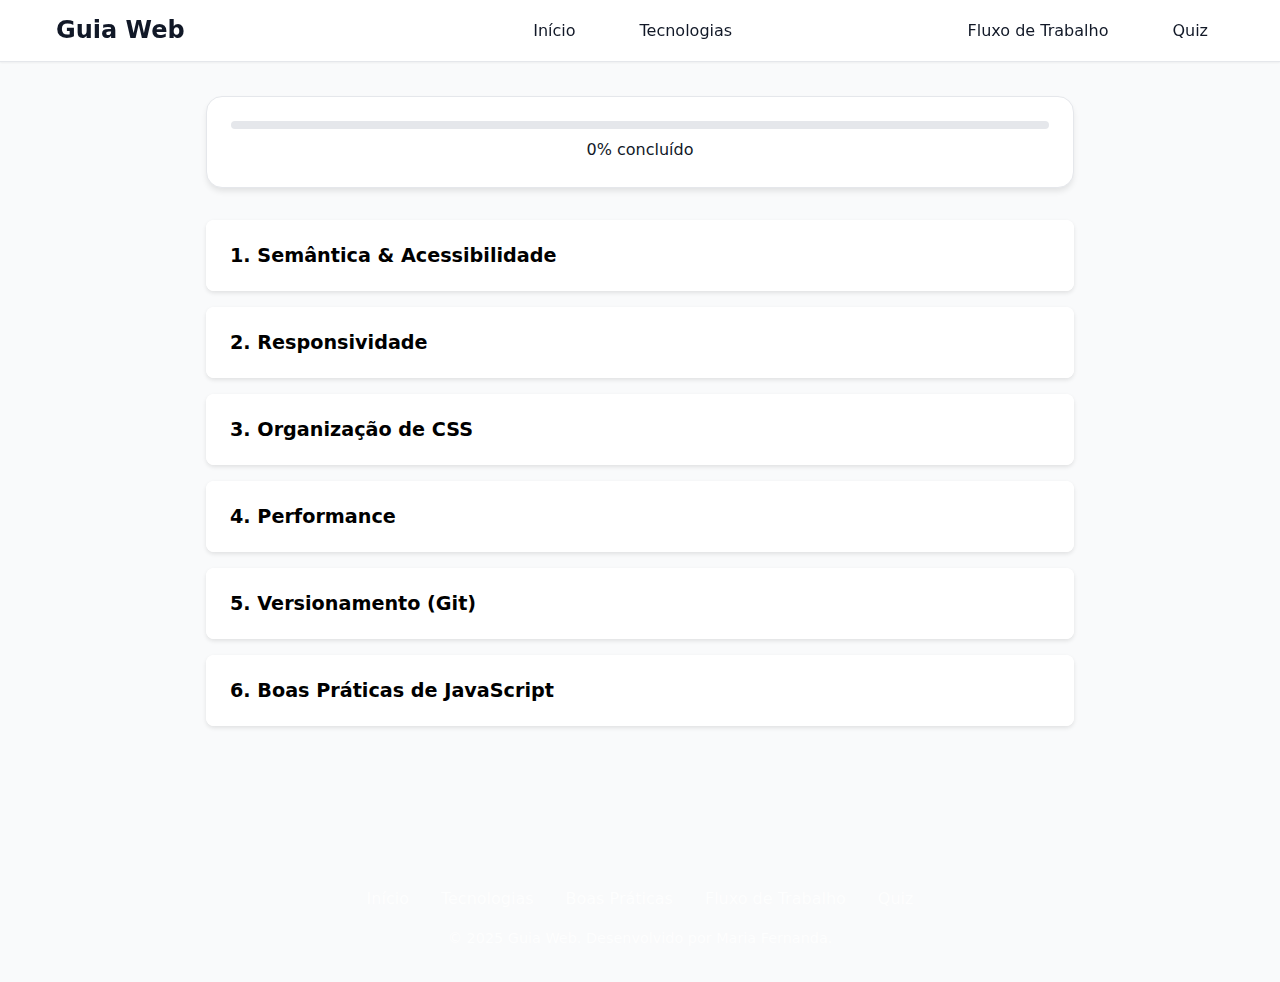
<file: boas-praticas.html>
<!DOCTYPE html>
<html lang="pt-BR">
<head>
    <meta charset="UTF-8">
    <meta name="viewport" content="width=device-width, initial-scale=1.0">
    <meta name="description" content="Guia de boas práticas para desenvolvimento web moderno">
    <title>Boas Práticas - Guia Web</title>
    <link rel="stylesheet" href="css/styles.css">
</head>
<body>
    <header class="main-header">
        <div class="header-container">
            <a href="index.html" class="logo" aria-label="Página Inicial do Guia Web">
                <h1>Guia Web</h1>
            </a>
            
            <button class="menu-toggle" aria-label="Abrir menu de navegação" aria-expanded="false" aria-controls="main-nav">
                <span class="hamburger"></span>
            </button>

            <nav id="main-nav" class="main-nav" aria-label="Menu principal">
                <ul>
                    <li><a href="index.html">Início</a></li>
                    <li><a href="tecnologias.html">Tecnologias</a></li>
                    <li><a href="boas-praticas.html" aria-current="page">Boas Práticas</a></li>
                    <li><a href="fluxo.html">Fluxo de Trabalho</a></li>
                    <li><a href="quiz.html">Quiz</a></li>
                </ul>
            </nav>
        </div>
    </header>

    <main class="practices-main">
        <div class="progress-container" aria-label="Progresso geral">
            <div class="progress-bar">
                <div class="progress-fill" style="width: 0%"></div>
            </div>
            <p class="progress-text">0% concluído</p>
        </div>

        <div class="accordion">
            <!-- Semântica & Acessibilidade -->
            <div class="accordion-item">
                <button class="accordion-header" aria-expanded="false" aria-controls="section-1">
                    <h2>1. Semântica & Acessibilidade</h2>
                    <span class="accordion-icon" aria-hidden="true"></span>
                </button>
                <div id="section-1" class="accordion-content" hidden>
                    <div class="content-wrapper">
                        <ul class="practice-list">
                            <li>Use tags HTML5 semânticas para estruturar seu conteúdo adequadamente</li>
                            <li>Adicione atributos ARIA quando necessário para melhorar a acessibilidade</li>
                            <li>Mantenha uma hierarquia clara de títulos (h1-h6)</li>
                            <li>Forneça textos alternativos descritivos para imagens</li>
                        </ul>

                        <div class="code-example">
                            <pre><code>&lt;header role="banner"&gt;
  &lt;nav role="navigation" aria-label="Menu principal"&gt;
    &lt;!-- Navegação aqui --&gt;
  &lt;/nav&gt;
&lt;/header&gt;
&lt;main role="main"&gt;
  &lt;article&gt;
    &lt;h1&gt;Título Principal&lt;/h1&gt;
    &lt;img src="foto.jpg" alt="Descrição detalhada da imagem"&gt;
  &lt;/article&gt;
&lt;/main&gt;</code></pre>
                        </div>

                        <div class="checklist">
                            <h3>Sua Checklist:</h3>
                            <label class="checkbox-item">
                                <input type="checkbox" name="semantic-1">
                                <span>Utilizei tags semânticas HTML5</span>
                            </label>
                            <label class="checkbox-item">
                                <input type="checkbox" name="semantic-2">
                                <span>Adicionei atributos ARIA necessários</span>
                            </label>
                            <label class="checkbox-item">
                                <input type="checkbox" name="semantic-3">
                                <span>Mantive hierarquia de títulos correta</span>
                            </label>
                            <label class="checkbox-item">
                                <input type="checkbox" name="semantic-4">
                                <span>Adicionei alt text em todas as imagens</span>
                            </label>
                        </div>
                    </div>
                </div>
            </div>

            <!-- Responsividade -->
            <div class="accordion-item">
                <button class="accordion-header" aria-expanded="false" aria-controls="section-2">
                    <h2>2. Responsividade</h2>
                    <span class="accordion-icon" aria-hidden="true"></span>
                </button>
                <div id="section-2" class="accordion-content" hidden>
                    <div class="content-wrapper">
                        <ul class="practice-list">
                            <li>Utilize unidades relativas (rem, em, %) em vez de pixels fixos</li>
                            <li>Implemente um design mobile-first</li>
                            <li>Use media queries para ajustar o layout em diferentes breakpoints</li>
                            <li>Garanta que imagens são responsivas e otimizadas</li>
                        </ul>

                        <div class="code-example">
                            <pre><code>/* Abordagem Mobile First */
.container {
  width: 100%;
  padding: 1rem;
}

/* Tablet e acima */
@media (min-width: 768px) {
  .container {
    max-width: 750px;
    margin: 0 auto;
  }
}

/* Desktop */
@media (min-width: 1024px) {
  .container {
    max-width: 1140px;
  }
}</code></pre>
                        </div>

                        <div class="checklist">
                            <h3>Sua Checklist:</h3>
                            <label class="checkbox-item">
                                <input type="checkbox" name="responsive-1">
                                <span>Implementei design mobile-first</span>
                            </label>
                            <label class="checkbox-item">
                                <input type="checkbox" name="responsive-2">
                                <span>Usei unidades relativas</span>
                            </label>
                            <label class="checkbox-item">
                                <input type="checkbox" name="responsive-3">
                                <span>Adicionei media queries adequadas</span>
                            </label>
                            <label class="checkbox-item">
                                <input type="checkbox" name="responsive-4">
                                <span>Otimizei imagens responsivas</span>
                            </label>
                        </div>
                    </div>
                </div>
            </div>

            <!-- Organização de CSS -->
            <div class="accordion-item">
                <button class="accordion-header" aria-expanded="false" aria-controls="section-3">
                    <h2>3. Organização de CSS</h2>
                    <span class="accordion-icon" aria-hidden="true"></span>
                </button>
                <div id="section-3" class="accordion-content" hidden>
                    <div class="content-wrapper">
                        <ul class="practice-list">
                            <li>Use uma metodologia de nomenclatura (BEM, SMACSS, etc)</li>
                            <li>Organize o CSS por componentes</li>
                            <li>Evite especificidade excessiva de seletores</li>
                            <li>Mantenha a consistência usando variáveis CSS</li>
                        </ul>

                        <div class="code-example">
                            <pre><code>/* Variáveis CSS */
:root {
  --primary-color: #3498db;
  --spacing-unit: 1rem;
}

/* Componente usando BEM */
.card {
  padding: var(--spacing-unit);
}

.card__title {
  color: var(--primary-color);
}

.card__button--primary {
  background: var(--primary-color);
}</code></pre>
                        </div>

                        <div class="checklist">
                            <h3>Sua Checklist:</h3>
                            <label class="checkbox-item">
                                <input type="checkbox" name="css-1">
                                <span>Adotei metodologia de nomenclatura</span>
                            </label>
                            <label class="checkbox-item">
                                <input type="checkbox" name="css-2">
                                <span>Organizei CSS por componentes</span>
                            </label>
                            <label class="checkbox-item">
                                <input type="checkbox" name="css-3">
                                <span>Evitei especificidade excessiva</span>
                            </label>
                            <label class="checkbox-item">
                                <input type="checkbox" name="css-4">
                                <span>Usei variáveis CSS</span>
                            </label>
                        </div>
                    </div>
                </div>
            </div>

            <!-- Performance -->
            <div class="accordion-item">
                <button class="accordion-header" aria-expanded="false" aria-controls="section-4">
                    <h2>4. Performance</h2>
                    <span class="accordion-icon" aria-hidden="true"></span>
                </button>
                <div id="section-4" class="accordion-content" hidden>
                    <div class="content-wrapper">
                        <ul class="practice-list">
                            <li>Otimize e comprima imagens</li>
                            <li>Minimize requisições HTTP</li>
                            <li>Use lazy loading para imagens e conteúdo</li>
                            <li>Minimize e comprima arquivos CSS/JS</li>
                        </ul>

                        <div class="code-example">
                            <pre><code>&lt;!-- Lazy loading de imagens --&gt;
&lt;img 
  src="placeholder.jpg"
  data-src="imagem-real.jpg"
  loading="lazy"
  alt="Descrição"
&gt;

&lt;!-- Preload de recursos críticos --&gt;
&lt;link 
  rel="preload" 
  href="estilo-critico.css" 
  as="style"
&gt;</code></pre>
                        </div>

                        <div class="checklist">
                            <h3>Sua Checklist:</h3>
                            <label class="checkbox-item">
                                <input type="checkbox" name="perf-1">
                                <span>Otimizei todas as imagens</span>
                            </label>
                            <label class="checkbox-item">
                                <input type="checkbox" name="perf-2">
                                <span>Minimizei requisições HTTP</span>
                            </label>
                            <label class="checkbox-item">
                                <input type="checkbox" name="perf-3">
                                <span>Implementei lazy loading</span>
                            </label>
                            <label class="checkbox-item">
                                <input type="checkbox" name="perf-4">
                                <span>Comprimi arquivos estáticos</span>
                            </label>
                        </div>
                    </div>
                </div>
            </div>

            <!-- Git -->
            <div class="accordion-item">
                <button class="accordion-header" aria-expanded="false" aria-controls="section-5">
                    <h2>5. Versionamento (Git)</h2>
                    <span class="accordion-icon" aria-hidden="true"></span>
                </button>
                <div id="section-5" class="accordion-content" hidden>
                    <div class="content-wrapper">
                        <ul class="practice-list">
                            <li>Use mensagens de commit descritivas e padronizadas</li>
                            <li>Crie branches para novas features</li>
                            <li>Faça commits pequenos e frequentes</li>
                            <li>Mantenha o repositório organizado com .gitignore</li>
                        </ul>

                        <div class="code-example">
                            <pre><code># Boas mensagens de commit
feat: adiciona funcionalidade de login
fix: corrige bug no formulário de contato
docs: atualiza README com novas instruções

# .gitignore básico
node_modules/
.env
.DS_Store
*.log</code></pre>
                        </div>

                        <div class="checklist">
                            <h3>Sua Checklist:</h3>
                            <label class="checkbox-item">
                                <input type="checkbox" name="git-1">
                                <span>Padronizei mensagens de commit</span>
                            </label>
                            <label class="checkbox-item">
                                <input type="checkbox" name="git-2">
                                <span>Uso branches para features</span>
                            </label>
                            <label class="checkbox-item">
                                <input type="checkbox" name="git-3">
                                <span>Faço commits frequentes</span>
                            </label>
                            <label class="checkbox-item">
                                <input type="checkbox" name="git-4">
                                <span>Configurei .gitignore</span>
                            </label>
                        </div>
                    </div>
                </div>
            </div>

            <!-- JavaScript -->
            <div class="accordion-item">
                <button class="accordion-header" aria-expanded="false" aria-controls="section-6">
                    <h2>6. Boas Práticas de JavaScript</h2>
                    <span class="accordion-icon" aria-hidden="true"></span>
                </button>
                <div id="section-6" class="accordion-content" hidden>
                    <div class="content-wrapper">
                        <ul class="practice-list">
                            <li>Use const e let em vez de var</li>
                            <li>Implemente tratamento de erros adequado</li>
                            <li>Evite poluição do escopo global</li>
                            <li>Prefira funções puras e imutabilidade</li>
                        </ul>

                        <div class="code-example">
                            <pre><code>// Módulo com escopo isolado
const FormValidation = (() => {
  const validateEmail = (email) => {
    try {
      return email.match(/^[^\s@]+@[^\s@]+\.[^\s@]+$/);
    } catch (error) {
      console.error('Erro na validação:', error);
      return false;
    }
  };

  return { validateEmail };
})();</code></pre>
                        </div>

                        <div class="checklist">
                            <h3>Sua Checklist:</h3>
                            <label class="checkbox-item">
                                <input type="checkbox" name="js-1">
                                <span>Uso const/let apropriadamente</span>
                            </label>
                            <label class="checkbox-item">
                                <input type="checkbox" name="js-2">
                                <span>Implementei try/catch</span>
                            </label>
                            <label class="checkbox-item">
                                <input type="checkbox" name="js-3">
                                <span>Evito variáveis globais</span>
                            </label>
                            <label class="checkbox-item">
                                <input type="checkbox" name="js-4">
                                <span>Uso funções puras</span>
                            </label>
                        </div>
                    </div>
                </div>
            </div>
        </div>
    </main>

    <footer class="main-footer">
        <nav class="footer-nav" aria-label="Menu do rodapé">
            <ul>
                <li><a href="index.html">Início</a></li>
                <li><a href="tecnologias.html">Tecnologias</a></li>
                <li><a href="boas-praticas.html">Boas Práticas</a></li>
                <li><a href="fluxo.html">Fluxo de Trabalho</a></li>
                <li><a href="quiz.html">Quiz</a></li>
            </ul>
        </nav>
        <p class="credits">&copy; 2025 Guia Web. Desenvolvido por Maria Fernanda.</p>
    </footer>

    <script src="js/app.js"></script>
</body>
</html>
</file>
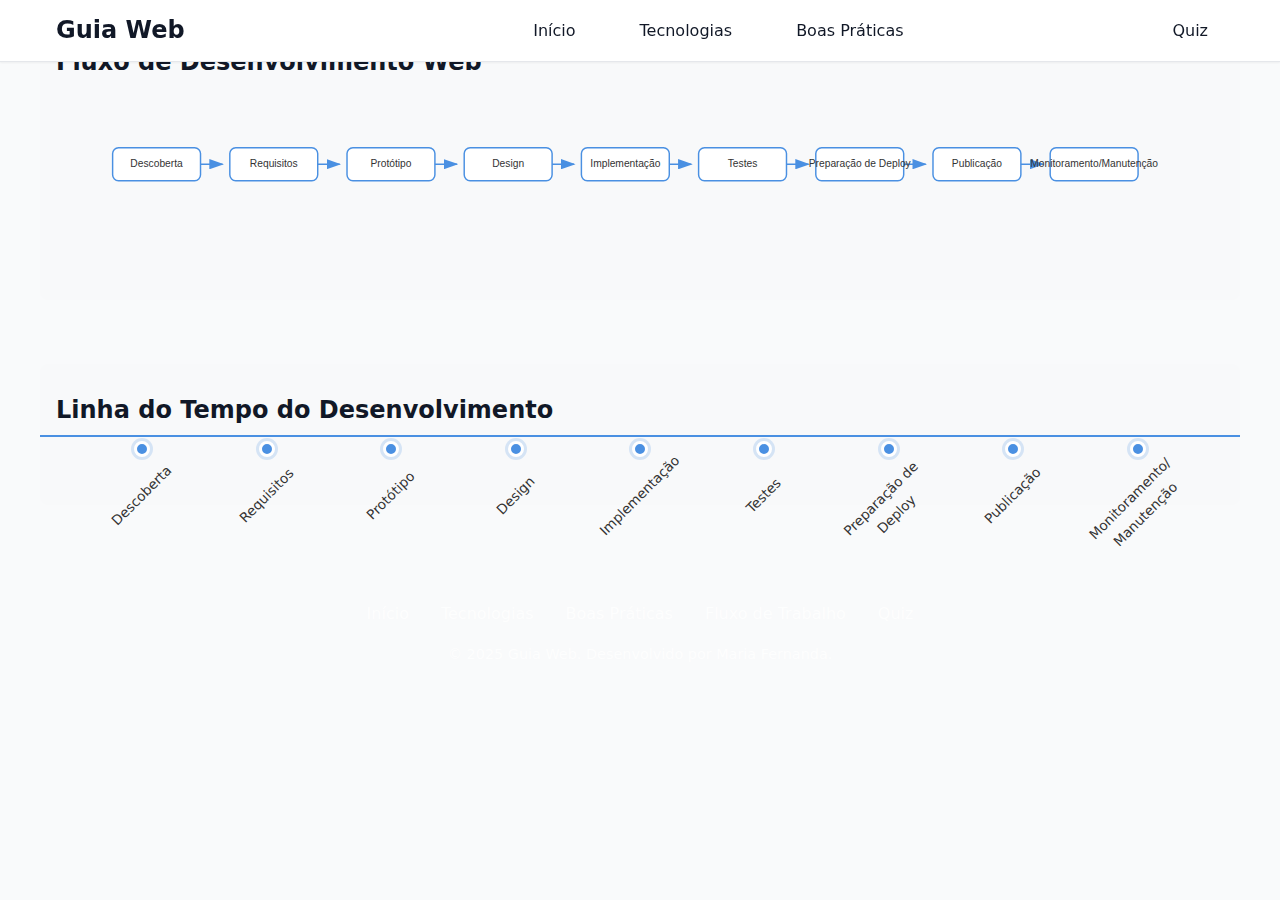
<file: fluxo.html>
<!DOCTYPE html>
<html lang="pt-BR">
<head>
    <meta charset="UTF-8">
    <meta name="viewport" content="width=device-width, initial-scale=1.0">
    <meta name="description" content="Fluxo de trabalho no desenvolvimento web">
    <title>Fluxo de Trabalho - Guia Web</title>
    <link rel="stylesheet" href="css/styles.css">
    <style>
        .flowchart-container {
            max-width: 1200px;
            margin: 2rem auto;
            padding: 1rem;
            overflow-x: auto;
            background-color: #f8f9fa;
            border-radius: 8px;
        }

        .svg-flowchart {
            width: 100%;
            height: auto;
            min-height: 200px;
            padding: 20px;
        }

        .flowchart-step {
            cursor: pointer;
            transition: all 0.3s ease;
        }

        .flowchart-step {
            fill: white;
            stroke: #4a90e2;
            stroke-width: 2;
        }

        .flowchart-step:hover {
            fill: #e3f2fd;
        }

        .flowchart-text {
            font-size: 14px;
            font-family: Arial, sans-serif;
            fill: #333;
            pointer-events: none;
        }

        .tooltip {
            position: absolute;
            background: #333;
            color: white;
            padding: 1rem;
            border-radius: 4px;
            max-width: 300px;
            display: none;
            z-index: 1000;
            box-shadow: 0 2px 8px rgba(0,0,0,0.2);
        }

        .tooltip h4 {
            margin: 0 0 0.5rem 0;
            color: #4a90e2;
        }

        .tooltip ul {
            margin: 0.5rem 0;
            padding-left: 1.2rem;
        }

        /* Timeline styles */
        .timeline {
            max-width: 1200px;
            margin: 4rem auto;
            padding: 2rem 1rem;
            position: relative;
            background-color: #f8f9fa;
            border-radius: 8px;
        }

        .timeline::before {
            content: '';
            position: absolute;
            top: 50%;
            left: 0;
            right: 0;
            height: 2px;
            background: #4a90e2;
            z-index: 0;
        }

        .timeline-container {
            display: flex;
            justify-content: space-between;
            align-items: center;
            position: relative;
            gap: 2rem;
            padding: 0 40px;
        }

        .timeline-step {
            display: flex;
            flex-direction: column;
            align-items: center;
            position: relative;
            flex: 1;
        }

        .timeline-dot {
            width: 16px;
            height: 16px;
            background: #4a90e2;
            border: 3px solid #fff;
            border-radius: 50%;
            margin: 1rem 0;
            position: relative;
            z-index: 1;
            box-shadow: 0 0 0 3px rgba(74, 144, 226, 0.2);
        }

        .timeline-label {
            text-align: center;
            font-size: 0.85rem;
            color: #333;
            transform: rotate(-45deg);
            transform-origin: center;
            position: absolute;
            top: 60px;
            width: 120px;
            font-weight: 500;
        }
    </style>
</head>
<body>
    <header class="main-header">
        <div class="header-container">
            <a href="index.html" class="logo" aria-label="Página Inicial do Guia Web">
                <h1>Guia Web</h1>
            </a>
            
            <button class="menu-toggle" aria-label="Abrir menu de navegação" aria-expanded="false" aria-controls="main-nav">
                <span class="hamburger"></span>
            </button>

            <nav id="main-nav" class="main-nav" aria-label="Menu principal">
                <ul>
                    <li><a href="index.html">Início</a></li>
                    <li><a href="tecnologias.html">Tecnologias</a></li>
                    <li><a href="boas-praticas.html">Boas Práticas</a></li>
                    <li><a href="fluxo.html" aria-current="page">Fluxo de Trabalho</a></li>
                    <li><a href="quiz.html">Quiz</a></li>
                </ul>
            </nav>
        </div>
    </header>

    <main>
        <section class="flowchart-container">
            <h2>Fluxo de Desenvolvimento Web</h2>
            <svg class="svg-flowchart" viewBox="0 0 1000 200">
                <!-- Retângulos das etapas -->
                <g id="steps"></g>
                <!-- Setas de conexão -->
                <g id="arrows"></g>
                <!-- Textos -->
                <g id="texts"></g>
            </svg>
            <div id="tooltip" class="tooltip"></div>
        </section>

        <section class="timeline">
            <h2>Linha do Tempo do Desenvolvimento</h2>
            <div class="timeline-container">
                <div class="timeline-step">
                    <span class="timeline-label">Descoberta</span>
                    <div class="timeline-dot"></div>
                </div>
                <div class="timeline-step">
                    <span class="timeline-label">Requisitos</span>
                    <div class="timeline-dot"></div>
                </div>
                <div class="timeline-step">
                    <span class="timeline-label">Protótipo</span>
                    <div class="timeline-dot"></div>
                </div>
                <div class="timeline-step">
                    <span class="timeline-label">Design</span>
                    <div class="timeline-dot"></div>
                </div>
                <div class="timeline-step">
                    <span class="timeline-label">Implementação</span>
                    <div class="timeline-dot"></div>
                </div>
                <div class="timeline-step">
                    <span class="timeline-label">Testes</span>
                    <div class="timeline-dot"></div>
                </div>
                <div class="timeline-step">
                    <span class="timeline-label">Preparação de Deploy</span>
                    <div class="timeline-dot"></div>
                </div>
                <div class="timeline-step">
                    <span class="timeline-label">Publicação</span>
                    <div class="timeline-dot"></div>
                </div>
                <div class="timeline-step">
                    <span class="timeline-label">Monitoramento/ Manutenção</span>
                    <div class="timeline-dot"></div>
                </div>
            </div>
        </section>
    </main>

    <footer class="main-footer">
        <nav class="footer-nav" aria-label="Menu do rodapé">
            <ul>
                <li><a href="index.html">Início</a></li>
                <li><a href="tecnologias.html">Tecnologias</a></li>
                <li><a href="boas-praticas.html">Boas Práticas</a></li>
                <li><a href="fluxo.html">Fluxo de Trabalho</a></li>
                <li><a href="quiz.html">Quiz</a></li>
            </ul>
        </nav>
        <p class="credits">&copy; 2025 Guia Web. Desenvolvido por Maria Fernanda.</p>
    </footer>

    <script src="js/app.js"></script>
    <script>
        // Dados das etapas do fluxo de trabalho
        const workflowSteps = [
            {
                id: 'descoberta',
                title: 'Descoberta',
                entregas: [
                    'Análise do mercado',
                    'Entrevistas com stakeholders',
                    'Definição do escopo inicial'
                ],
                riscos: [
                    'Expectativas mal alinhadas',
                    'Escopo mal definido',
                    'Falta de envolvimento dos stakeholders'
                ]
            },
            {
                id: 'requisitos',
                title: 'Requisitos',
                entregas: [
                    'Documento de requisitos',
                    'User stories',
                    'Critérios de aceitação'
                ],
                riscos: [
                    'Requisitos ambíguos',
                    'Mudanças frequentes',
                    'Falta de detalhamento'
                ]
            },
            {
                id: 'prototipo',
                title: 'Protótipo',
                entregas: [
                    'Wireframes',
                    'Mockups interativos',
                    'Feedback dos usuários'
                ],
                riscos: [
                    'Design não intuitivo',
                    'Falta de teste com usuários',
                    'Protótipo muito complexo'
                ]
            },
            {
                id: 'design',
                title: 'Design',
                entregas: [
                    'Design system',
                    'Layouts finalizados',
                    'Guia de estilos'
                ],
                riscos: [
                    'Inconsistência visual',
                    'Problemas de acessibilidade',
                    'Falta de responsividade'
                ]
            },
            {
                id: 'implementacao',
                title: 'Implementação',
                entregas: [
                    'Código fonte',
                    'Documentação técnica',
                    'Builds de desenvolvimento'
                ],
                riscos: [
                    'Débito técnico',
                    'Bugs críticos',
                    'Atrasos no desenvolvimento'
                ]
            },
            {
                id: 'testes',
                title: 'Testes',
                entregas: [
                    'Relatórios de testes',
                    'Casos de teste',
                    'Correções de bugs'
                ],
                riscos: [
                    'Cobertura insuficiente',
                    'Testes não automatizados',
                    'Bugs não detectados'
                ]
            },
            {
                id: 'prepDeploy',
                title: 'Preparação de Deploy',
                entregas: [
                    'Ambiente de staging',
                    'Scripts de deploy',
                    'Documentação de deploy'
                ],
                riscos: [
                    'Configurações incorretas',
                    'Problemas de ambiente',
                    'Falta de rollback'
                ]
            },
            {
                id: 'publicacao',
                title: 'Publicação',
                entregas: [
                    'Sistema em produção',
                    'Checklist de deploy',
                    'Backups'
                ],
                riscos: [
                    'Downtime não planejado',
                    'Problemas de performance',
                    'Falhas de segurança'
                ]
            },
            {
                id: 'monitoramento',
                title: 'Monitoramento/Manutenção',
                entregas: [
                    'Relatórios de performance',
                    'Logs de monitoramento',
                    'Atualizações de segurança'
                ],
                riscos: [
                    'Falta de monitoramento',
                    'Tempo de resposta alto',
                    'Vulnerabilidades'
                ]
            }
        ];

        // Configuração do SVG
        const svg = document.querySelector('.svg-flowchart');
        const stepsGroup = document.getElementById('steps');
        const arrowsGroup = document.getElementById('arrows');
        const textsGroup = document.getElementById('texts');
        const tooltip = document.getElementById('tooltip');

        // Dimensões e posicionamento
        const rectWidth = 120;
        const rectHeight = 45;
        const gap = 40;
        const startX = 50;
        const startY = 60;

        // Criar elementos SVG
        workflowSteps.forEach((step, index) => {
            const x = startX + index * (rectWidth + gap);
            
            // Retângulo
            const rect = document.createElementNS('http://www.w3.org/2000/svg', 'rect');
            rect.setAttribute('x', x);
            rect.setAttribute('y', startY);
            rect.setAttribute('width', rectWidth);
            rect.setAttribute('height', rectHeight);
            rect.setAttribute('rx', '8');
            rect.setAttribute('class', 'flowchart-step');
            rect.setAttribute('data-step', step.id);
            stepsGroup.appendChild(rect);

            // Texto
            const text = document.createElementNS('http://www.w3.org/2000/svg', 'text');
            text.setAttribute('x', x + rectWidth/2);
            text.setAttribute('y', startY + rectHeight/2);
            text.setAttribute('text-anchor', 'middle');
            text.setAttribute('dominant-baseline', 'middle');
            text.setAttribute('class', 'flowchart-text');
            text.textContent = step.title;
            textsGroup.appendChild(text);

            // Seta
            if (index < workflowSteps.length - 1) {
                const arrow = document.createElementNS('http://www.w3.org/2000/svg', 'path');
                const startArrowX = x + rectWidth;
                const startArrowY = startY + rectHeight/2;
                const endArrowX = startX + (index + 1) * (rectWidth + gap);
                arrow.setAttribute('d', `M ${startArrowX} ${startArrowY} 
                                      L ${startArrowX + gap/2} ${startArrowY}
                                      L ${endArrowX - 10} ${startArrowY}`);
                arrow.setAttribute('stroke', '#4a90e2');
                arrow.setAttribute('stroke-width', '2');
                arrow.setAttribute('fill', 'none');
                arrow.setAttribute('marker-end', 'url(#arrowhead)');
                arrowsGroup.appendChild(arrow);
            }
        });

        // Adicionar marcador de seta
        const defs = document.createElementNS('http://www.w3.org/2000/svg', 'defs');
        const marker = document.createElementNS('http://www.w3.org/2000/svg', 'marker');
        marker.setAttribute('id', 'arrowhead');
        marker.setAttribute('markerWidth', '10');
        marker.setAttribute('markerHeight', '7');
        marker.setAttribute('refX', '9');
        marker.setAttribute('refY', '3.5');
        marker.setAttribute('orient', 'auto');

        const polygon = document.createElementNS('http://www.w3.org/2000/svg', 'polygon');
        polygon.setAttribute('points', '0 0, 10 3.5, 0 7');
        polygon.setAttribute('fill', '#4a90e2');
        
        marker.appendChild(polygon);
        defs.appendChild(marker);
        svg.insertBefore(defs, svg.firstChild);

        // Evento de tooltip
        document.querySelectorAll('.flowchart-step').forEach(step => {
            step.addEventListener('mouseover', (e) => {
                const stepData = workflowSteps.find(s => s.id === step.dataset.step);
                if (stepData) {
                    tooltip.innerHTML = `
                        <h4>${stepData.title}</h4>
                        <div>
                            <strong>Entregas:</strong>
                            <ul>
                                ${stepData.entregas.map(item => `<li>${item}</li>`).join('')}
                            </ul>
                            <strong>Riscos:</strong>
                            <ul>
                                ${stepData.riscos.map(item => `<li>${item}</li>`).join('')}
                            </ul>
                        </div>
                    `;
                    tooltip.style.display = 'block';
                    tooltip.style.left = `${e.pageX + 10}px`;
                    tooltip.style.top = `${e.pageY + 10}px`;
                }
            });

            step.addEventListener('mouseout', () => {
                tooltip.style.display = 'none';
            });

            step.addEventListener('mousemove', (e) => {
                tooltip.style.left = `${e.pageX + 10}px`;
                tooltip.style.top = `${e.pageY + 10}px`;
            });
        });

        // Ajustar viewBox do SVG para mostrar todo o conteúdo
        const svgWidth = startX * 2 + workflowSteps.length * (rectWidth + gap);
        svg.setAttribute('viewBox', `0 0 ${svgWidth} 200`);
    </script>
</body>
</html>
</file>
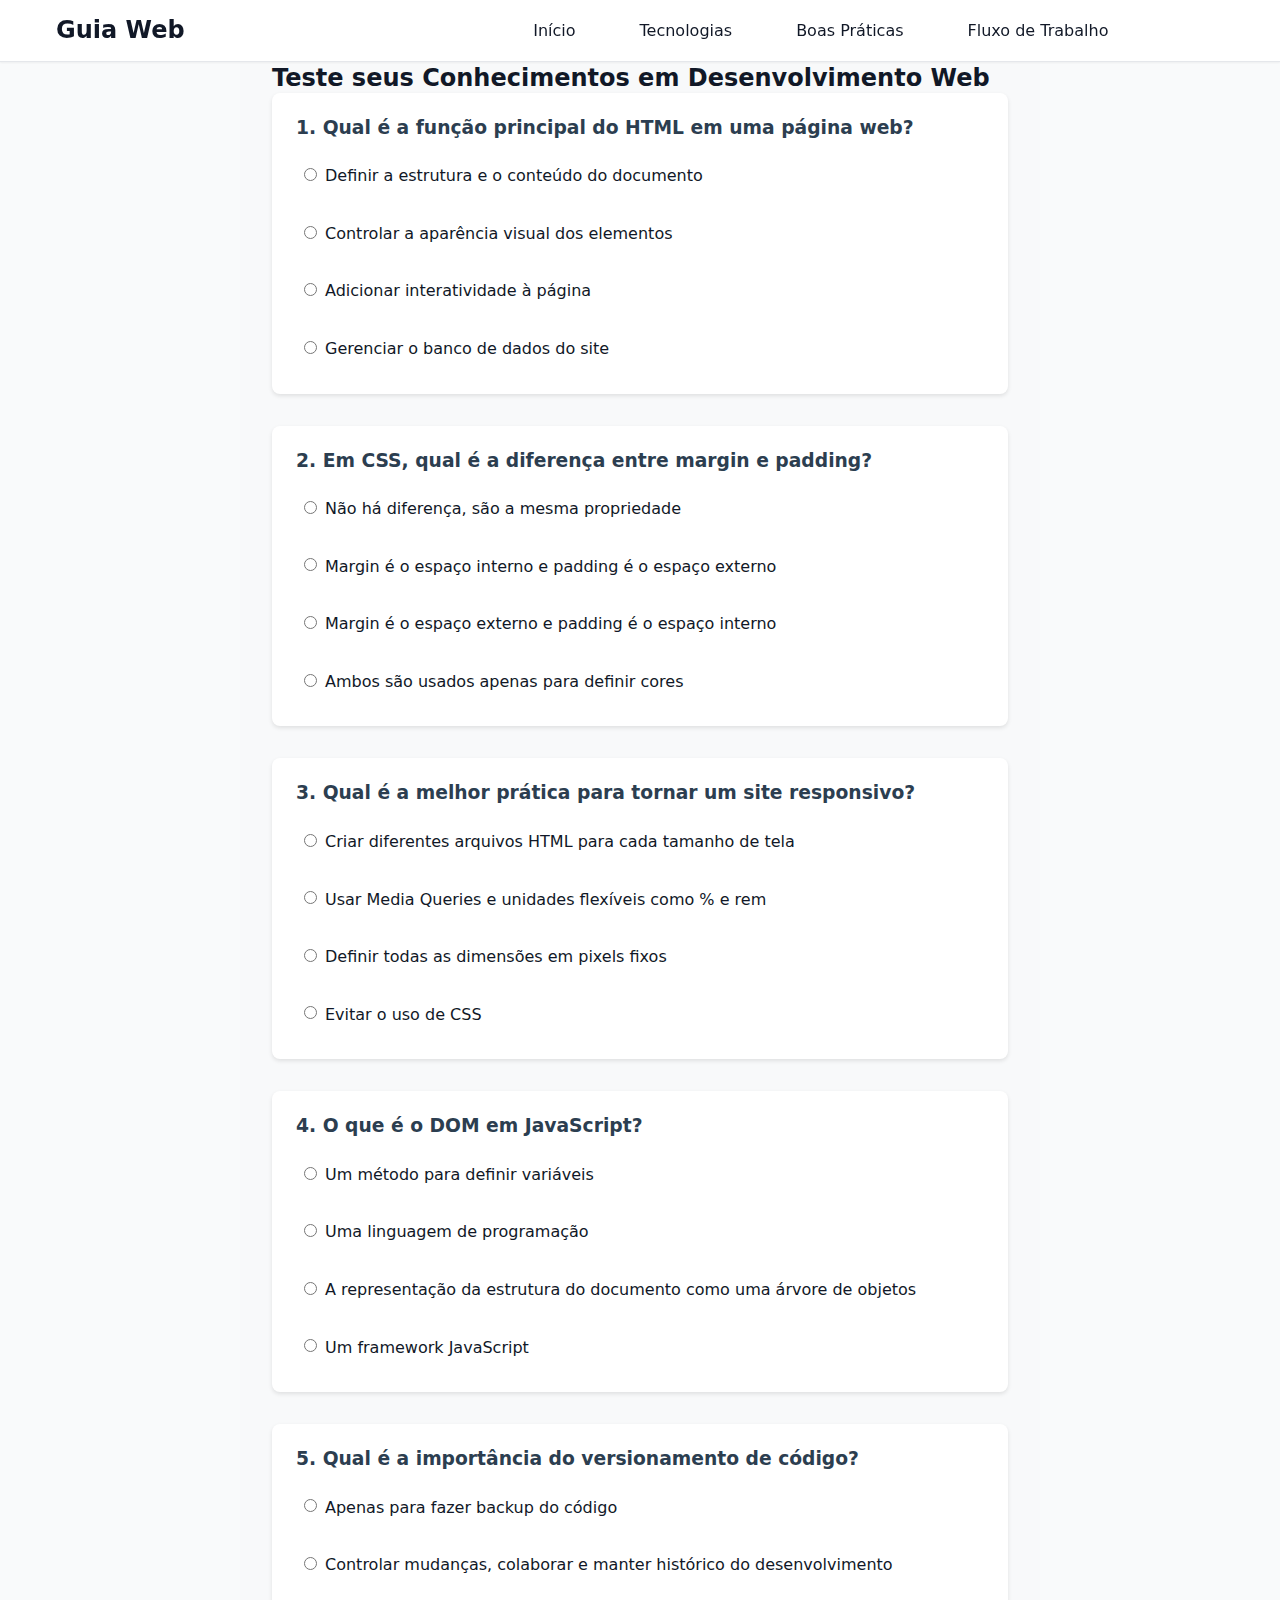
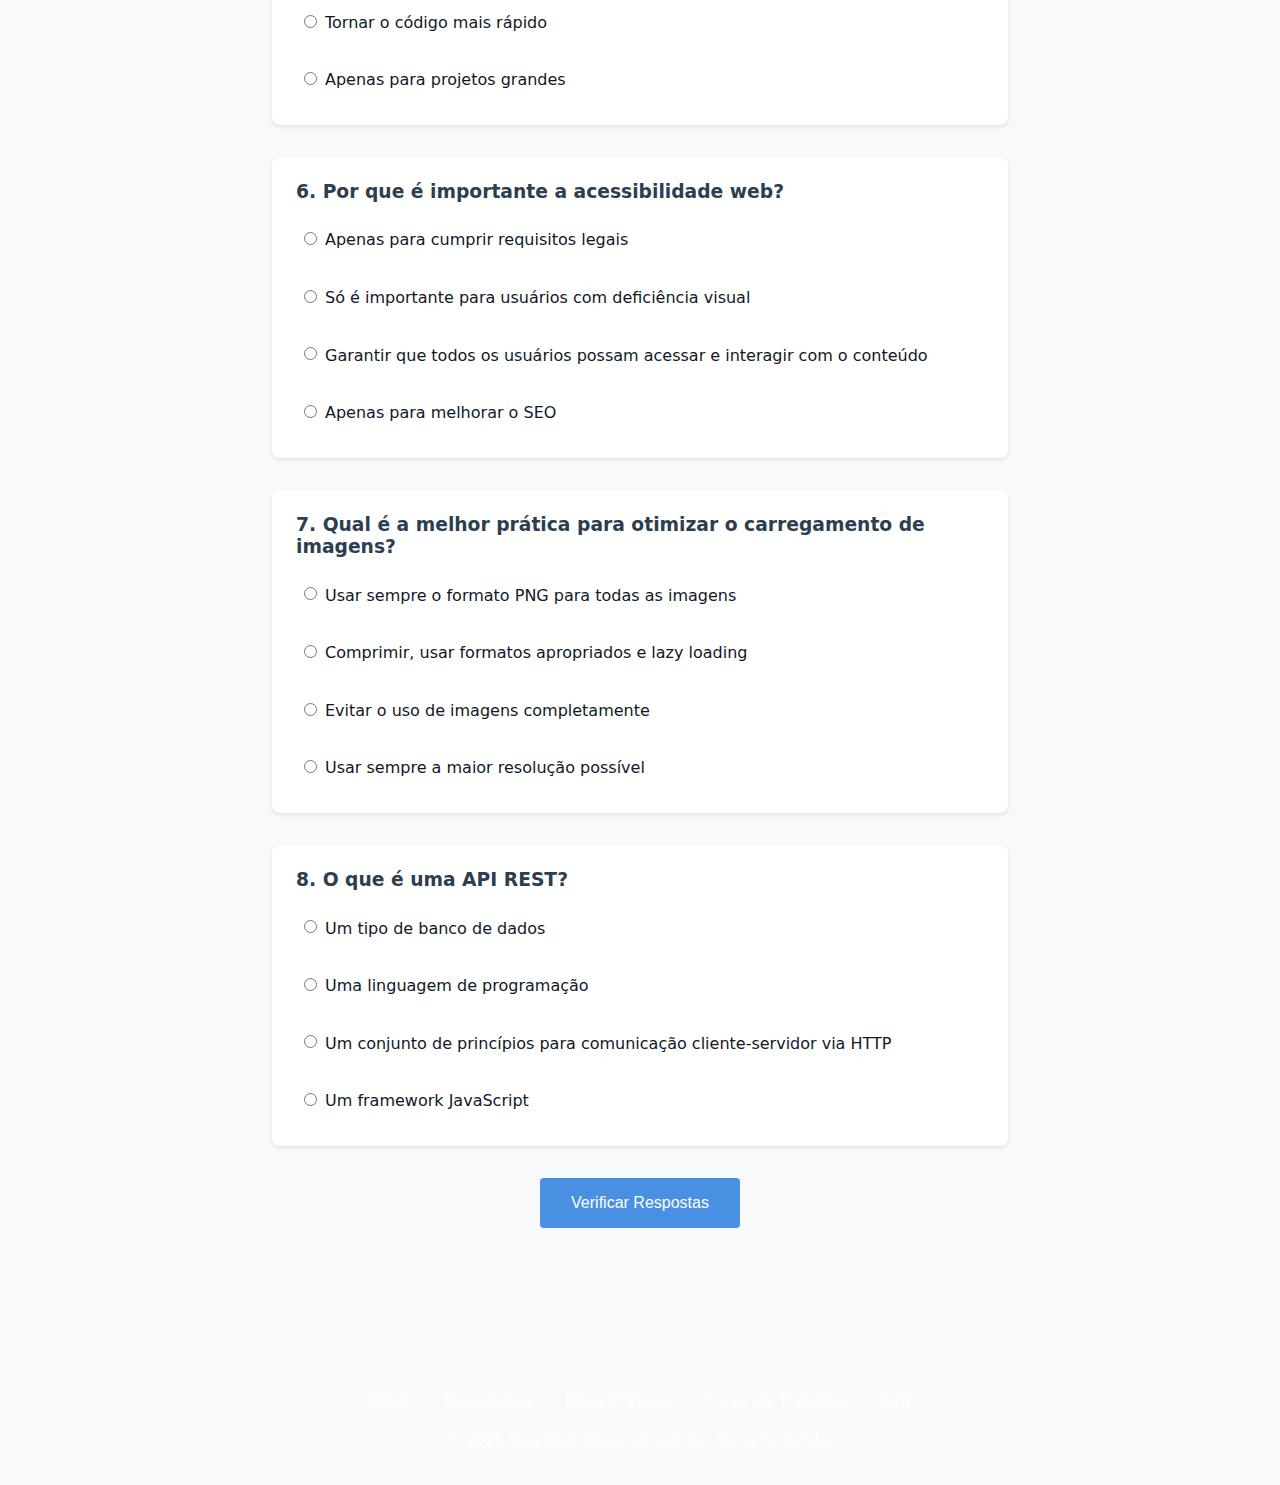
<file: quiz.html>
<!DOCTYPE html>
<html lang="pt-BR">
<head>
    <meta charset="UTF-8">
    <meta name="viewport" content="width=device-width, initial-scale=1.0">
    <meta name="description" content="Quiz de conhecimentos em desenvolvimento web">
    <title>Quiz - Guia Web</title>
    <link rel="stylesheet" href="css/styles.css">
    <style>
        .quiz-container {
            max-width: 800px;
            margin: 2rem auto;
            padding: 2rem;
            background: #f8f9fa;
            border-radius: 8px;
        }

        .question {
            margin-bottom: 2rem;
            padding: 1.5rem;
            background: white;
            border-radius: 8px;
            box-shadow: 0 2px 4px rgba(0,0,0,0.1);
        }

        .question h3 {
            color: #2c3e50;
            margin-bottom: 1rem;
        }

        .options {
            display: flex;
            flex-direction: column;
            gap: 1rem;
        }

        .option {
            display: flex;
            align-items: flex-start;
            gap: 0.5rem;
            padding: 0.5rem;
            border-radius: 4px;
            cursor: pointer;
            transition: background-color 0.3s;
        }

        .option:hover {
            background-color: #e9ecef;
        }

        .option input[type="radio"] {
            margin-top: 0.3rem;
        }

        .option label {
            cursor: pointer;
            flex: 1;
        }

        .submit-btn {
            display: block;
            width: 100%;
            max-width: 200px;
            margin: 2rem auto;
            padding: 1rem;
            background: #4a90e2;
            color: white;
            border: none;
            border-radius: 4px;
            cursor: pointer;
            font-size: 1rem;
            transition: background-color 0.3s;
        }

        .submit-btn:hover {
            background: #357abd;
        }

        .result {
            display: none;
            margin-top: 2rem;
            padding: 1.5rem;
            background: white;
            border-radius: 8px;
            box-shadow: 0 2px 4px rgba(0,0,0,0.1);
        }

        .result.show {
            display: block;
        }

        .score {
            text-align: center;
            font-size: 1.5rem;
            color: #2c3e50;
            margin-bottom: 1.5rem;
        }

        .explanation {
            margin-top: 1rem;
            padding: 1rem;
            background: #e3f2fd;
            border-radius: 4px;
        }

        .high-score {
            text-align: center;
            margin-top: 1rem;
            font-weight: bold;
            color: #4a90e2;
        }

        .correct {
            color: #28a745;
        }

        .incorrect {
            color: #dc3545;
        }
    </style>
</head>
<body>
    <header class="main-header">
        <div class="header-container">
            <a href="index.html" class="logo" aria-label="Página Inicial do Guia Web">
                <h1>Guia Web</h1>
            </a>
            
            <button class="menu-toggle" aria-label="Abrir menu de navegação" aria-expanded="false" aria-controls="main-nav">
                <span class="hamburger"></span>
            </button>

            <nav id="main-nav" class="main-nav" aria-label="Menu principal">
                <ul>
                    <li><a href="index.html">Início</a></li>
                    <li><a href="tecnologias.html">Tecnologias</a></li>
                    <li><a href="boas-praticas.html">Boas Práticas</a></li>
                    <li><a href="fluxo.html">Fluxo de Trabalho</a></li>
                    <li><a href="quiz.html" aria-current="page">Quiz</a></li>
                </ul>
            </nav>
        </div>
    </header>

    <main>
        <section class="quiz-container">
            <h2>Teste seus Conhecimentos em Desenvolvimento Web</h2>
            <form id="quiz-form">
                <div class="questions">
                    <div class="question" data-question="1">
                        <h3>1. Qual é a função principal do HTML em uma página web?</h3>
                        <div class="options">
                            <div class="option">
                                <input type="radio" name="q1" id="q1a" value="a">
                                <label for="q1a">Definir a estrutura e o conteúdo do documento</label>
                            </div>
                            <div class="option">
                                <input type="radio" name="q1" id="q1b" value="b">
                                <label for="q1b">Controlar a aparência visual dos elementos</label>
                            </div>
                            <div class="option">
                                <input type="radio" name="q1" id="q1c" value="c">
                                <label for="q1c">Adicionar interatividade à página</label>
                            </div>
                            <div class="option">
                                <input type="radio" name="q1" id="q1d" value="d">
                                <label for="q1d">Gerenciar o banco de dados do site</label>
                            </div>
                        </div>
                    </div>

                    <div class="question" data-question="2">
                        <h3>2. Em CSS, qual é a diferença entre margin e padding?</h3>
                        <div class="options">
                            <div class="option">
                                <input type="radio" name="q2" id="q2a" value="a">
                                <label for="q2a">Não há diferença, são a mesma propriedade</label>
                            </div>
                            <div class="option">
                                <input type="radio" name="q2" id="q2b" value="b">
                                <label for="q2b">Margin é o espaço interno e padding é o espaço externo</label>
                            </div>
                            <div class="option">
                                <input type="radio" name="q2" id="q2c" value="c">
                                <label for="q2c">Margin é o espaço externo e padding é o espaço interno</label>
                            </div>
                            <div class="option">
                                <input type="radio" name="q2" id="q2d" value="d">
                                <label for="q2d">Ambos são usados apenas para definir cores</label>
                            </div>
                        </div>
                    </div>

                    <div class="question" data-question="3">
                        <h3>3. Qual é a melhor prática para tornar um site responsivo?</h3>
                        <div class="options">
                            <div class="option">
                                <input type="radio" name="q3" id="q3a" value="a">
                                <label for="q3a">Criar diferentes arquivos HTML para cada tamanho de tela</label>
                            </div>
                            <div class="option">
                                <input type="radio" name="q3" id="q3b" value="b">
                                <label for="q3b">Usar Media Queries e unidades flexíveis como % e rem</label>
                            </div>
                            <div class="option">
                                <input type="radio" name="q3" id="q3c" value="c">
                                <label for="q3c">Definir todas as dimensões em pixels fixos</label>
                            </div>
                            <div class="option">
                                <input type="radio" name="q3" id="q3d" value="d">
                                <label for="q3d">Evitar o uso de CSS</label>
                            </div>
                        </div>
                    </div>

                    <div class="question" data-question="4">
                        <h3>4. O que é o DOM em JavaScript?</h3>
                        <div class="options">
                            <div class="option">
                                <input type="radio" name="q4" id="q4a" value="a">
                                <label for="q4a">Um método para definir variáveis</label>
                            </div>
                            <div class="option">
                                <input type="radio" name="q4" id="q4b" value="b">
                                <label for="q4b">Uma linguagem de programação</label>
                            </div>
                            <div class="option">
                                <input type="radio" name="q4" id="q4c" value="c">
                                <label for="q4c">A representação da estrutura do documento como uma árvore de objetos</label>
                            </div>
                            <div class="option">
                                <input type="radio" name="q4" id="q4d" value="d">
                                <label for="q4d">Um framework JavaScript</label>
                            </div>
                        </div>
                    </div>

                    <div class="question" data-question="5">
                        <h3>5. Qual é a importância do versionamento de código?</h3>
                        <div class="options">
                            <div class="option">
                                <input type="radio" name="q5" id="q5a" value="a">
                                <label for="q5a">Apenas para fazer backup do código</label>
                            </div>
                            <div class="option">
                                <input type="radio" name="q5" id="q5b" value="b">
                                <label for="q5b">Controlar mudanças, colaborar e manter histórico do desenvolvimento</label>
                            </div>
                            <div class="option">
                                <input type="radio" name="q5" id="q5c" value="c">
                                <label for="q5c">Tornar o código mais rápido</label>
                            </div>
                            <div class="option">
                                <input type="radio" name="q5" id="q5d" value="d">
                                <label for="q5d">Apenas para projetos grandes</label>
                            </div>
                        </div>
                    </div>

                    <div class="question" data-question="6">
                        <h3>6. Por que é importante a acessibilidade web?</h3>
                        <div class="options">
                            <div class="option">
                                <input type="radio" name="q6" id="q6a" value="a">
                                <label for="q6a">Apenas para cumprir requisitos legais</label>
                            </div>
                            <div class="option">
                                <input type="radio" name="q6" id="q6b" value="b">
                                <label for="q6b">Só é importante para usuários com deficiência visual</label>
                            </div>
                            <div class="option">
                                <input type="radio" name="q6" id="q6c" value="c">
                                <label for="q6c">Garantir que todos os usuários possam acessar e interagir com o conteúdo</label>
                            </div>
                            <div class="option">
                                <input type="radio" name="q6" id="q6d" value="d">
                                <label for="q6d">Apenas para melhorar o SEO</label>
                            </div>
                        </div>
                    </div>

                    <div class="question" data-question="7">
                        <h3>7. Qual é a melhor prática para otimizar o carregamento de imagens?</h3>
                        <div class="options">
                            <div class="option">
                                <input type="radio" name="q7" id="q7a" value="a">
                                <label for="q7a">Usar sempre o formato PNG para todas as imagens</label>
                            </div>
                            <div class="option">
                                <input type="radio" name="q7" id="q7b" value="b">
                                <label for="q7b">Comprimir, usar formatos apropriados e lazy loading</label>
                            </div>
                            <div class="option">
                                <input type="radio" name="q7" id="q7c" value="c">
                                <label for="q7c">Evitar o uso de imagens completamente</label>
                            </div>
                            <div class="option">
                                <input type="radio" name="q7" id="q7d" value="d">
                                <label for="q7d">Usar sempre a maior resolução possível</label>
                            </div>
                        </div>
                    </div>

                    <div class="question" data-question="8">
                        <h3>8. O que é uma API REST?</h3>
                        <div class="options">
                            <div class="option">
                                <input type="radio" name="q8" id="q8a" value="a">
                                <label for="q8a">Um tipo de banco de dados</label>
                            </div>
                            <div class="option">
                                <input type="radio" name="q8" id="q8b" value="b">
                                <label for="q8b">Uma linguagem de programação</label>
                            </div>
                            <div class="option">
                                <input type="radio" name="q8" id="q8c" value="c">
                                <label for="q8c">Um conjunto de princípios para comunicação cliente-servidor via HTTP</label>
                            </div>
                            <div class="option">
                                <input type="radio" name="q8" id="q8d" value="d">
                                <label for="q8d">Um framework JavaScript</label>
                            </div>
                        </div>
                    </div>
                </div>

                <button type="submit" class="submit-btn">Verificar Respostas</button>
            </form>

            <div id="result" class="result">
                <div class="score">
                    Sua pontuação: <span id="score">0</span>/8
                </div>
                <div id="explanations"></div>
                <div class="high-score">
                    Melhor pontuação: <span id="high-score">0</span>/8
                </div>
            </div>
        </section>
    </main>

    <footer class="main-footer">
        <nav class="footer-nav" aria-label="Menu do rodapé">
            <ul>
                <li><a href="index.html">Início</a></li>
                <li><a href="tecnologias.html">Tecnologias</a></li>
                <li><a href="boas-praticas.html">Boas Práticas</a></li>
                <li><a href="fluxo.html">Fluxo de Trabalho</a></li>
                <li><a href="quiz.html">Quiz</a></li>
            </ul>
        </nav>
        <p class="credits">&copy; 2025 Guia Web. Desenvolvido por Maria Fernanda.</p>
    </footer>

    <script src="js/app.js"></script>
</body>
</html>
</file>
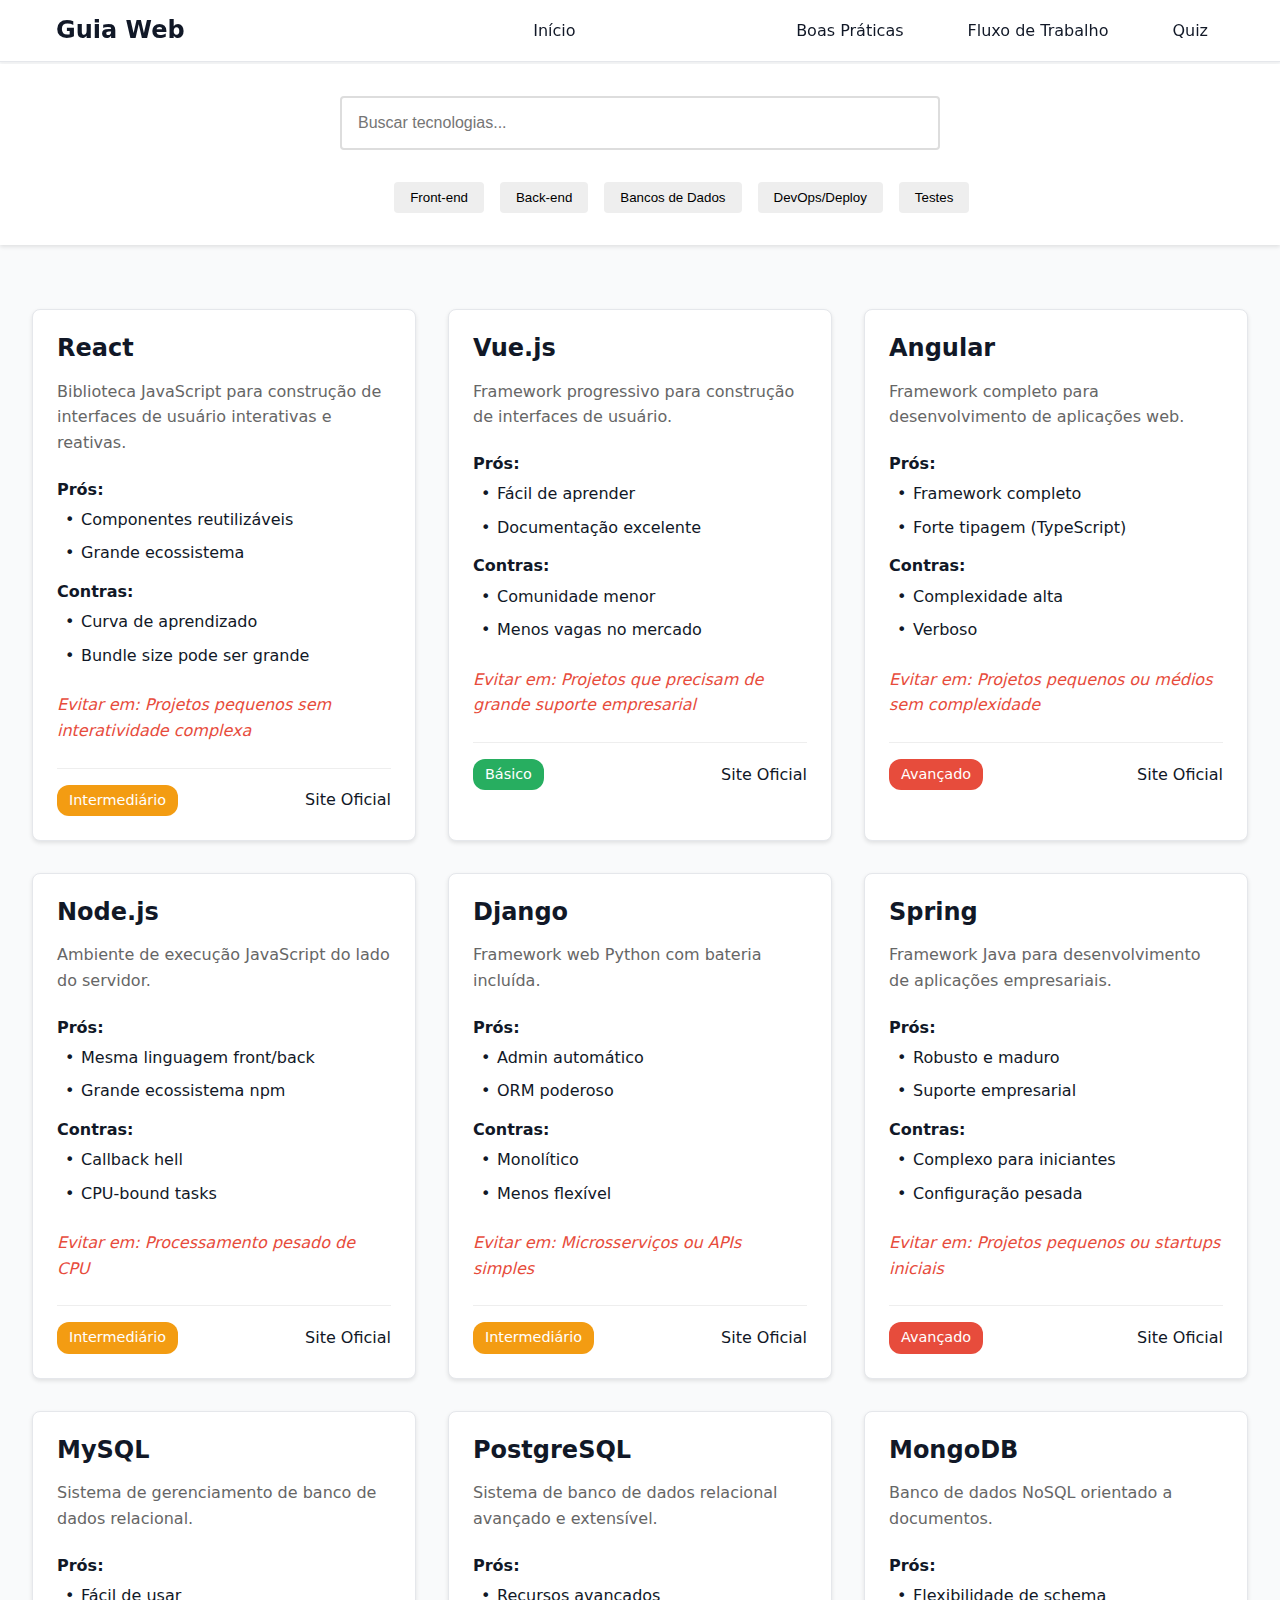
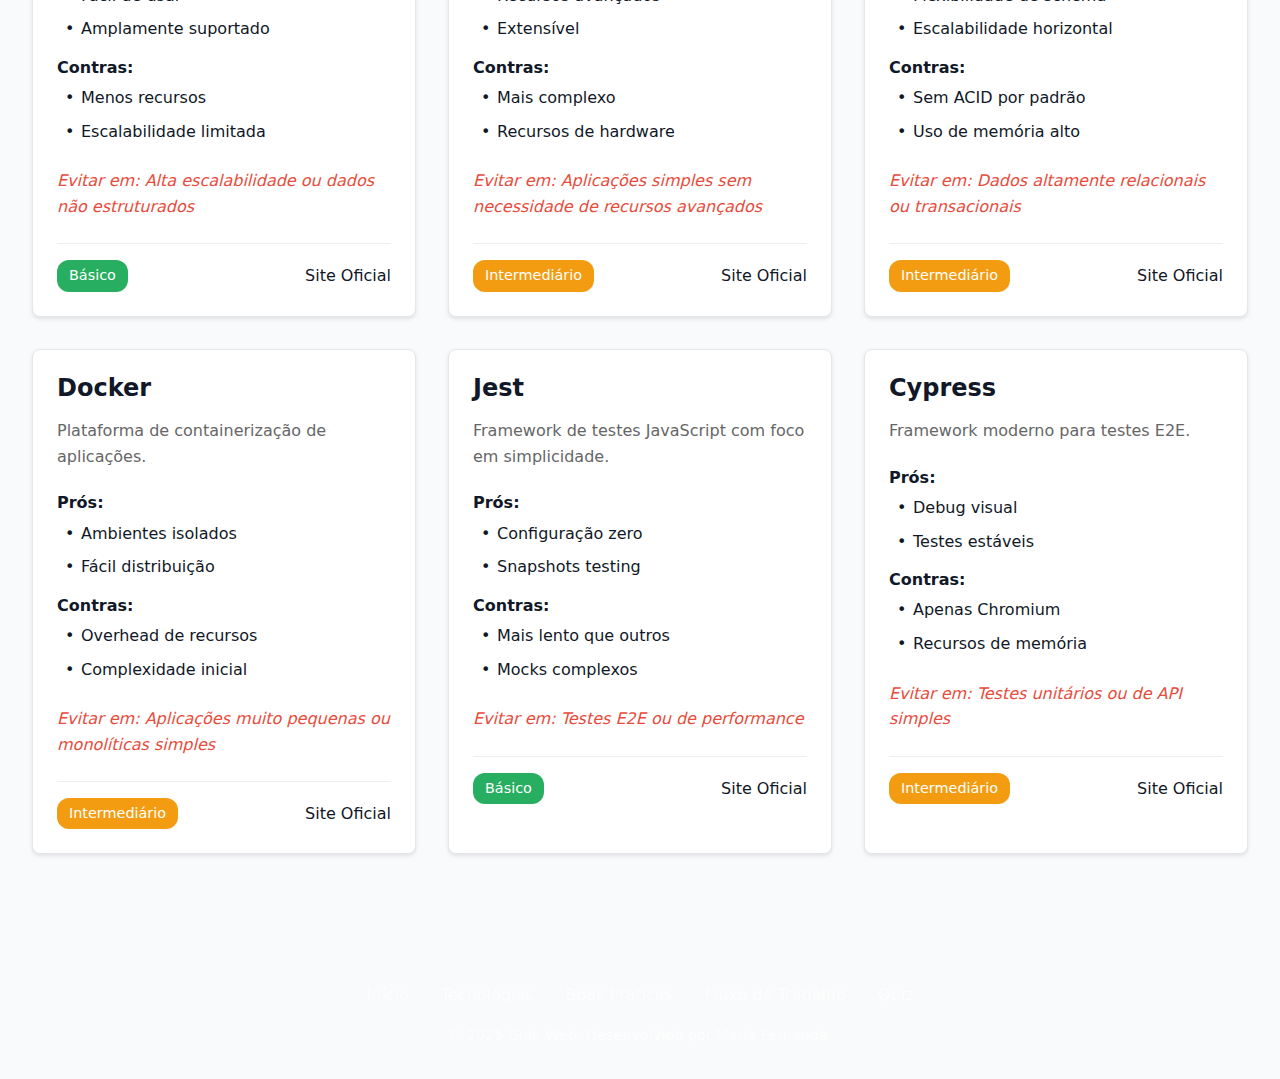
<file: tecnologias.html>
<!DOCTYPE html>
<html lang="pt-BR">
<head>
    <meta charset="UTF-8">
    <meta name="viewport" content="width=device-width, initial-scale=1.0">
    <meta name="description" content="Explore as principais tecnologias de desenvolvimento web">
    <title>Tecnologias Web - Guia Completo</title>
    <link rel="stylesheet" href="css/styles.css">
</head>
<body>
    <header class="main-header">
        <div class="header-container">
            <a href="index.html" class="logo" aria-label="Página Inicial do Guia Web">
                <h1>Guia Web</h1>
            </a>
            
            <button class="menu-toggle" aria-label="Abrir menu de navegação" aria-expanded="false" aria-controls="main-nav">
                <span class="hamburger"></span>
            </button>

            <nav id="main-nav" class="main-nav" aria-label="Menu principal">
                <ul>
                    <li><a href="index.html">Início</a></li>
                    <li><a href="tecnologias.html" aria-current="page">Tecnologias</a></li>
                    <li><a href="boas-praticas.html">Boas Práticas</a></li>
                    <li><a href="fluxo.html">Fluxo de Trabalho</a></li>
                    <li><a href="quiz.html">Quiz</a></li>
                </ul>
            </nav>
        </div>
    </header>

    <main class="tech-main">
        <section class="filters-section" aria-labelledby="filters-title">
            <h2 id="filters-title" class="sr-only">Filtros de Tecnologias</h2>
            
            <div class="search-container">
                <input type="search" 
                       id="tech-search" 
                       class="search-input" 
                       placeholder="Buscar tecnologias..." 
                       aria-label="Buscar tecnologias">
            </div>

            <div class="filter-buttons" role="group" aria-label="Filtrar por categoria">
                <button class="filter-btn active" data-filter="all">Todas</button>
                <button class="filter-btn" data-filter="frontend">Front-end</button>
                <button class="filter-btn" data-filter="backend">Back-end</button>
                <button class="filter-btn" data-filter="database">Bancos de Dados</button>
                <button class="filter-btn" data-filter="devops">DevOps/Deploy</button>
                <button class="filter-btn" data-filter="testing">Testes</button>
            </div>
        </section>

        <section class="technologies-grid" aria-label="Lista de Tecnologias">
            <!-- React -->
            <article class="tech-card" data-category="frontend" data-level="intermediario">
                <h3>React</h3>
                <p class="tech-description">Biblioteca JavaScript para construção de interfaces de usuário interativas e reativas.</p>
                <div class="tech-details">
                    <div class="pros-cons">
                        <h4>Prós:</h4>
                        <ul>
                            <li>Componentes reutilizáveis</li>
                            <li>Grande ecossistema</li>
                        </ul>
                        <h4>Contras:</h4>
                        <ul>
                            <li>Curva de aprendizado</li>
                            <li>Bundle size pode ser grande</li>
                        </ul>
                    </div>
                    <p class="avoid-when">Evitar em: Projetos pequenos sem interatividade complexa</p>
                    <div class="tech-footer">
                        <span class="tech-level">Intermediário</span>
                        <a href="https://reactjs.org" class="tech-link" target="_blank" rel="noopener noreferrer">Site Oficial</a>
                    </div>
                </div>
            </article>

            <!-- Vue -->
            <article class="tech-card" data-category="frontend" data-level="basico">
                <h3>Vue.js</h3>
                <p class="tech-description">Framework progressivo para construção de interfaces de usuário.</p>
                <div class="tech-details">
                    <div class="pros-cons">
                        <h4>Prós:</h4>
                        <ul>
                            <li>Fácil de aprender</li>
                            <li>Documentação excelente</li>
                        </ul>
                        <h4>Contras:</h4>
                        <ul>
                            <li>Comunidade menor</li>
                            <li>Menos vagas no mercado</li>
                        </ul>
                    </div>
                    <p class="avoid-when">Evitar em: Projetos que precisam de grande suporte empresarial</p>
                    <div class="tech-footer">
                        <span class="tech-level">Básico</span>
                        <a href="https://vuejs.org" class="tech-link" target="_blank" rel="noopener noreferrer">Site Oficial</a>
                    </div>
                </div>
            </article>

            <!-- Angular -->
            <article class="tech-card" data-category="frontend" data-level="avancado">
                <h3>Angular</h3>
                <p class="tech-description">Framework completo para desenvolvimento de aplicações web.</p>
                <div class="tech-details">
                    <div class="pros-cons">
                        <h4>Prós:</h4>
                        <ul>
                            <li>Framework completo</li>
                            <li>Forte tipagem (TypeScript)</li>
                        </ul>
                        <h4>Contras:</h4>
                        <ul>
                            <li>Complexidade alta</li>
                            <li>Verboso</li>
                        </ul>
                    </div>
                    <p class="avoid-when">Evitar em: Projetos pequenos ou médios sem complexidade</p>
                    <div class="tech-footer">
                        <span class="tech-level">Avançado</span>
                        <a href="https://angular.io" class="tech-link" target="_blank" rel="noopener noreferrer">Site Oficial</a>
                    </div>
                </div>
            </article>

            <!-- Node.js -->
            <article class="tech-card" data-category="backend" data-level="intermediario">
                <h3>Node.js</h3>
                <p class="tech-description">Ambiente de execução JavaScript do lado do servidor.</p>
                <div class="tech-details">
                    <div class="pros-cons">
                        <h4>Prós:</h4>
                        <ul>
                            <li>Mesma linguagem front/back</li>
                            <li>Grande ecossistema npm</li>
                        </ul>
                        <h4>Contras:</h4>
                        <ul>
                            <li>Callback hell</li>
                            <li>CPU-bound tasks</li>
                        </ul>
                    </div>
                    <p class="avoid-when">Evitar em: Processamento pesado de CPU</p>
                    <div class="tech-footer">
                        <span class="tech-level">Intermediário</span>
                        <a href="https://nodejs.org" class="tech-link" target="_blank" rel="noopener noreferrer">Site Oficial</a>
                    </div>
                </div>
            </article>

            <!-- Django -->
            <article class="tech-card" data-category="backend" data-level="intermediario">
                <h3>Django</h3>
                <p class="tech-description">Framework web Python com bateria incluída.</p>
                <div class="tech-details">
                    <div class="pros-cons">
                        <h4>Prós:</h4>
                        <ul>
                            <li>Admin automático</li>
                            <li>ORM poderoso</li>
                        </ul>
                        <h4>Contras:</h4>
                        <ul>
                            <li>Monolítico</li>
                            <li>Menos flexível</li>
                        </ul>
                    </div>
                    <p class="avoid-when">Evitar em: Microsserviços ou APIs simples</p>
                    <div class="tech-footer">
                        <span class="tech-level">Intermediário</span>
                        <a href="https://www.djangoproject.com" class="tech-link" target="_blank" rel="noopener noreferrer">Site Oficial</a>
                    </div>
                </div>
            </article>

            <!-- Spring -->
            <article class="tech-card" data-category="backend" data-level="avancado">
                <h3>Spring</h3>
                <p class="tech-description">Framework Java para desenvolvimento de aplicações empresariais.</p>
                <div class="tech-details">
                    <div class="pros-cons">
                        <h4>Prós:</h4>
                        <ul>
                            <li>Robusto e maduro</li>
                            <li>Suporte empresarial</li>
                        </ul>
                        <h4>Contras:</h4>
                        <ul>
                            <li>Complexo para iniciantes</li>
                            <li>Configuração pesada</li>
                        </ul>
                    </div>
                    <p class="avoid-when">Evitar em: Projetos pequenos ou startups iniciais</p>
                    <div class="tech-footer">
                        <span class="tech-level">Avançado</span>
                        <a href="https://spring.io" class="tech-link" target="_blank" rel="noopener noreferrer">Site Oficial</a>
                    </div>
                </div>
            </article>

            <!-- MySQL -->
            <article class="tech-card" data-category="database" data-level="basico">
                <h3>MySQL</h3>
                <p class="tech-description">Sistema de gerenciamento de banco de dados relacional.</p>
                <div class="tech-details">
                    <div class="pros-cons">
                        <h4>Prós:</h4>
                        <ul>
                            <li>Fácil de usar</li>
                            <li>Amplamente suportado</li>
                        </ul>
                        <h4>Contras:</h4>
                        <ul>
                            <li>Menos recursos</li>
                            <li>Escalabilidade limitada</li>
                        </ul>
                    </div>
                    <p class="avoid-when">Evitar em: Alta escalabilidade ou dados não estruturados</p>
                    <div class="tech-footer">
                        <span class="tech-level">Básico</span>
                        <a href="https://www.mysql.com" class="tech-link" target="_blank" rel="noopener noreferrer">Site Oficial</a>
                    </div>
                </div>
            </article>

            <!-- PostgreSQL -->
            <article class="tech-card" data-category="database" data-level="intermediario">
                <h3>PostgreSQL</h3>
                <p class="tech-description">Sistema de banco de dados relacional avançado e extensível.</p>
                <div class="tech-details">
                    <div class="pros-cons">
                        <h4>Prós:</h4>
                        <ul>
                            <li>Recursos avançados</li>
                            <li>Extensível</li>
                        </ul>
                        <h4>Contras:</h4>
                        <ul>
                            <li>Mais complexo</li>
                            <li>Recursos de hardware</li>
                        </ul>
                    </div>
                    <p class="avoid-when">Evitar em: Aplicações simples sem necessidade de recursos avançados</p>
                    <div class="tech-footer">
                        <span class="tech-level">Intermediário</span>
                        <a href="https://www.postgresql.org" class="tech-link" target="_blank" rel="noopener noreferrer">Site Oficial</a>
                    </div>
                </div>
            </article>

            <!-- MongoDB -->
            <article class="tech-card" data-category="database" data-level="intermediario">
                <h3>MongoDB</h3>
                <p class="tech-description">Banco de dados NoSQL orientado a documentos.</p>
                <div class="tech-details">
                    <div class="pros-cons">
                        <h4>Prós:</h4>
                        <ul>
                            <li>Flexibilidade de schema</li>
                            <li>Escalabilidade horizontal</li>
                        </ul>
                        <h4>Contras:</h4>
                        <ul>
                            <li>Sem ACID por padrão</li>
                            <li>Uso de memória alto</li>
                        </ul>
                    </div>
                    <p class="avoid-when">Evitar em: Dados altamente relacionais ou transacionais</p>
                    <div class="tech-footer">
                        <span class="tech-level">Intermediário</span>
                        <a href="https://www.mongodb.com" class="tech-link" target="_blank" rel="noopener noreferrer">Site Oficial</a>
                    </div>
                </div>
            </article>

            <!-- Docker -->
            <article class="tech-card" data-category="devops" data-level="intermediario">
                <h3>Docker</h3>
                <p class="tech-description">Plataforma de containerização de aplicações.</p>
                <div class="tech-details">
                    <div class="pros-cons">
                        <h4>Prós:</h4>
                        <ul>
                            <li>Ambientes isolados</li>
                            <li>Fácil distribuição</li>
                        </ul>
                        <h4>Contras:</h4>
                        <ul>
                            <li>Overhead de recursos</li>
                            <li>Complexidade inicial</li>
                        </ul>
                    </div>
                    <p class="avoid-when">Evitar em: Aplicações muito pequenas ou monolíticas simples</p>
                    <div class="tech-footer">
                        <span class="tech-level">Intermediário</span>
                        <a href="https://www.docker.com" class="tech-link" target="_blank" rel="noopener noreferrer">Site Oficial</a>
                    </div>
                </div>
            </article>

            <!-- Jest -->
            <article class="tech-card" data-category="testing" data-level="basico">
                <h3>Jest</h3>
                <p class="tech-description">Framework de testes JavaScript com foco em simplicidade.</p>
                <div class="tech-details">
                    <div class="pros-cons">
                        <h4>Prós:</h4>
                        <ul>
                            <li>Configuração zero</li>
                            <li>Snapshots testing</li>
                        </ul>
                        <h4>Contras:</h4>
                        <ul>
                            <li>Mais lento que outros</li>
                            <li>Mocks complexos</li>
                        </ul>
                    </div>
                    <p class="avoid-when">Evitar em: Testes E2E ou de performance</p>
                    <div class="tech-footer">
                        <span class="tech-level">Básico</span>
                        <a href="https://jestjs.io" class="tech-link" target="_blank" rel="noopener noreferrer">Site Oficial</a>
                    </div>
                </div>
            </article>

            <!-- Cypress -->
            <article class="tech-card" data-category="testing" data-level="intermediario">
                <h3>Cypress</h3>
                <p class="tech-description">Framework moderno para testes E2E.</p>
                <div class="tech-details">
                    <div class="pros-cons">
                        <h4>Prós:</h4>
                        <ul>
                            <li>Debug visual</li>
                            <li>Testes estáveis</li>
                        </ul>
                        <h4>Contras:</h4>
                        <ul>
                            <li>Apenas Chromium</li>
                            <li>Recursos de memória</li>
                        </ul>
                    </div>
                    <p class="avoid-when">Evitar em: Testes unitários ou de API simples</p>
                    <div class="tech-footer">
                        <span class="tech-level">Intermediário</span>
                        <a href="https://www.cypress.io" class="tech-link" target="_blank" rel="noopener noreferrer">Site Oficial</a>
                    </div>
                </div>
            </article>
        </section>

        <!-- Modal -->
        <div id="tech-modal" class="modal" aria-hidden="true" role="dialog" aria-labelledby="modal-title">
            <div class="modal-content">
                <button class="modal-close" aria-label="Fechar modal">&times;</button>
                <h2 id="modal-title"></h2>
                <div class="modal-body">
                    <h3>Quando escolher?</h3>
                    <div id="modal-description"></div>
                    <div id="modal-bullets"></div>
                    <a id="modal-link" href="#" target="_blank" rel="noopener noreferrer" class="modal-link">Site Oficial</a>
                </div>
            </div>
        </div>
    </main>

    <footer class="main-footer">
        <nav class="footer-nav" aria-label="Menu do rodapé">
            <ul>
                <li><a href="index.html">Início</a></li>
                <li><a href="tecnologias.html">Tecnologias</a></li>
                <li><a href="boas-praticas.html">Boas Práticas</a></li>
                <li><a href="fluxo.html">Fluxo de Trabalho</a></li>
                <li><a href="quiz.html">Quiz</a></li>
            </ul>
        </nav>
        <p class="credits">&copy; 2025 Guia Web. Desenvolvido por Maria Fernanda.</p>
    </footer>

    <script src="js/app.js"></script>
</body>
</html>
</file>
<file: css/styles.css>
/* Reset e estilos globais */
*,
*::before,
*::after {
    margin: 0;
    padding: 0;
    box-sizing: border-box;
}

@import url('https://fonts.googleapis.com/css2?family=Poppins:wght@400;500;600;700&family=Inter:wght@400;500;600&display=swap');

:root {
    /* Cores */
    --primary: #2563EB;
    --primary-dark: #1d4ed8;
    --primary-light: #60a5fa;
    --secondary: #10B981;
    --secondary-dark: #059669;
    --secondary-light: #34d399;
    
    /* Cores neutras */
    --neutral-900: #111827;
    --neutral-800: #1f2937;
    --neutral-700: #374151;
    --neutral-600: #4b5563;
    --neutral-500: #6b7280;
    --neutral-400: #9ca3af;
    --neutral-300: #d1d5db;
    --neutral-200: #e5e7eb;
    --neutral-100: #f3f4f6;
    --neutral-50: #f9fafb;
    
    /* Tema claro (padrão) */
    --bg-primary: var(--neutral-50);
    --bg-secondary: white;
    --text-primary: var(--neutral-900);
    --text-secondary: var(--neutral-700);
    --border-color: var(--neutral-200);
    
    /* Dimensões */
    --header-height: 4rem;
    --container-width: 1200px;
    --border-radius-sm: 0.25rem;
    --border-radius-md: 0.5rem;
    --border-radius-lg: 1rem;
    
    /* Tipografia */
    --font-heading: 'Poppins', system-ui, sans-serif;
    --font-body: 'Inter', system-ui, sans-serif;
    
    /* Espaçamento */
    --space-1: 0.25rem;
    --space-2: 0.5rem;
    --space-3: 1rem;
    --space-4: 1.5rem;
    --space-5: 2rem;
    --space-6: 2.5rem;
    --space-8: 3rem;
    
    /* Sombras */
    --shadow-sm: 0 1px 2px 0 rgb(0 0 0 / 0.05);
    --shadow-md: 0 4px 6px -1px rgb(0 0 0 / 0.1);
    --shadow-lg: 0 10px 15px -3px rgb(0 0 0 / 0.1);
}

/* Tema escuro */
@media (prefers-color-scheme: dark) {
    :root {
        --bg-primary: var(--neutral-900);
        --bg-secondary: var(--neutral-800);
        --text-primary: var(--neutral-50);
        --text-secondary: var(--neutral-300);
        --border-color: var(--neutral-700);
    }
}

html {
    font-size: 16px;
    scroll-behavior: smooth;
}

body {
    font-family: var(--font-body);
    line-height: 1.6;
    color: var(--text-primary);
    background-color: var(--bg-primary);
    -webkit-font-smoothing: antialiased;
}

/* Tipografia */
h1, h2, h3, h4, h5, h6 {
    font-family: var(--font-heading);
    font-weight: 600;
    line-height: 1.2;
    color: var(--text-primary);
}

/* Classes utilitárias */
.container {
    width: 100%;
    max-width: var(--container-width);
    margin: 0 auto;
    padding: 0 var(--space-4);
}

/* Grid utilitário */
.grid {
    display: grid;
    gap: var(--space-4);
}

.grid-2 { grid-template-columns: repeat(2, 1fr); }
.grid-3 { grid-template-columns: repeat(3, 1fr); }
.grid-4 { grid-template-columns: repeat(4, 1fr); }

@media (max-width: 768px) {
    .grid-2, .grid-3, .grid-4 {
        grid-template-columns: 1fr;
    }
}

/* Flexbox utilitário */
.flex { display: flex; }
.flex-col { flex-direction: column; }
.items-center { align-items: center; }
.justify-between { justify-content: space-between; }
.gap-2 { gap: var(--space-2); }
.gap-4 { gap: var(--space-4); }

/* Espaçamento */
.m-1 { margin: var(--space-1); }
.m-2 { margin: var(--space-2); }
.m-3 { margin: var(--space-3); }
.m-4 { margin: var(--space-4); }

.mx-auto { margin-left: auto; margin-right: auto; }
.my-4 { margin-top: var(--space-4); margin-bottom: var(--space-4); }

.p-2 { padding: var(--space-2); }
.p-3 { padding: var(--space-3); }
.p-4 { padding: var(--space-4); }

/* Botões */
.btn {
    display: inline-flex;
    align-items: center;
    justify-content: center;
    padding: var(--space-2) var(--space-4);
    border-radius: var(--border-radius-md);
    font-weight: 500;
    text-decoration: none;
    cursor: pointer;
    transition: all 0.2s ease-in-out;
    border: none;
    font-family: var(--font-body);
}

.btn-primary {
    background-color: var(--primary);
    color: white;
}

.btn-primary:hover {
    background-color: var(--primary-dark);
}

.btn-secondary {
    background-color: var(--secondary);
    color: white;
}

.btn-secondary:hover {
    background-color: var(--secondary-dark);
}

.btn-outline {
    border: 2px solid var(--primary);
    color: var(--primary);
    background-color: transparent;
}

.btn-outline:hover {
    background-color: var(--primary);
    color: white;
}

/* Foco visível */
:focus-visible {
    outline: 2px solid var(--primary);
    outline-offset: 2px;
}

/* Acessibilidade */
.sr-only {
    position: absolute;
    width: 1px;
    height: 1px;
    padding: 0;
    margin: -1px;
    overflow: hidden;
    clip: rect(0, 0, 0, 0);
    white-space: nowrap;
    border: 0;
}

/* Header e navegação */
.main-header {
    background-color: var(--bg-secondary);
    color: var(--text-primary);
    position: fixed;
    width: 100%;
    top: 0;
    z-index: 40;
    box-shadow: var(--shadow-sm);
    border-bottom: 1px solid var(--border-color);
    backdrop-filter: blur(8px);
    -webkit-backdrop-filter: blur(8px);
}

.header-container {
    max-width: 1200px;
    margin: 0 auto;
    padding: 1rem;
    display: flex;
    justify-content: space-between;
    align-items: center;
}

.logo {
    text-decoration: none;
    color: white;
}

.logo h1 {
    font-size: 1.5em;
    margin: 0;
}

.main-nav ul {
    display: flex;
    list-style: none;
    gap: 2rem;
}

.main-nav a {
    color: var(--text-primary);
    text-decoration: none;
    font-weight: 500;
    padding: var(--space-2) var(--space-3);
    border-radius: var(--border-radius-md);
    transition: all 0.2s ease-in-out;
}

.main-nav a:hover {
    background-color: var(--primary);
    color: white;
}

.main-nav a[aria-current="page"] {
    background-color: var(--primary);
    color: white;
}

.main-nav a:hover,
.main-nav a[aria-current="page"] {
    background-color: var(--secondary-color);
}

/* Menu hambúrguer */
.menu-toggle {
    display: none;
    background: none;
    border: none;
    cursor: pointer;
    padding: 0.5rem;
}

.hamburger {
    display: block;
    width: 24px;
    height: 2px;
    background-color: var(--text-primary);
    position: relative;
    transition: all 0.2s ease-in-out;
}

.hamburger::before,
.hamburger::after {
    content: '';
    position: absolute;
    width: 100%;
    height: 2px;
    background-color: var(--text-primary);
    transition: all 0.2s ease-in-out;
}

.hamburger::before {
    top: -6px;
}

.hamburger::after {
    bottom: -6px;
}

/* Hero Section */
.hero {
    background: linear-gradient(rgba(44, 62, 80, 0.9), rgba(44, 62, 80, 0.9)),
                url('../assets/hero-bg.jpg') center/cover;
    color: white;
    text-align: center;
    padding: 8rem 2rem;
    margin-top: var(--header-height);
}

.hero-content {
    max-width: 800px;
    margin: 0 auto;
}

.hero h2 {
    font-size: 2.5em;
    margin-bottom: 1rem;
    color: white;
}

.hero p {
    font-size: 1.2em;
    margin-bottom: 2rem;
    opacity: 0.9;
}

.cta-button {
    display: inline-block;
    padding: 1rem 2rem;
    background-color: var(--accent-color);
    color: white;
    text-decoration: none;
    border-radius: 4px;
    font-weight: bold;
    transition: transform 0.3s, background-color 0.3s;
}

.cta-button:hover {
    background-color: #c0392b;
    transform: translateY(-2px);
}

/* Seção de Tecnologias */
.tech-section {
    padding: 4rem 2rem;
    max-width: 1200px;
    margin: 0 auto;
}

.tech-section h2 {
    text-align: center;
    margin-bottom: 3rem;
    color: var(--primary-color);
}

.cards-container {
    display: grid;
    grid-template-columns: repeat(auto-fit, minmax(300px, 1fr));
    gap: 2rem;
    padding: 1rem;
}

/* Cards */
.card {
    background-color: var(--bg-secondary);
    border-radius: var(--border-radius-lg);
    box-shadow: var(--shadow-md);
    padding: var(--space-4);
    transition: transform 0.2s ease, box-shadow 0.2s ease;
    border: 1px solid var(--border-color);
}

.card:hover {
    transform: translateY(-2px);
    box-shadow: var(--shadow-lg);
}

.tech-card {
    background-color: var(--bg-secondary);
    padding: var(--space-5);
    border-radius: var(--border-radius-lg);
    box-shadow: var(--shadow-md);
    transition: transform 0.2s ease, box-shadow 0.2s ease;
    border: 1px solid var(--border-color);
}

.tech-card:hover {
    transform: translateY(-5px);
}

.tech-card h3 {
    color: var(--primary-color);
    margin-bottom: 1rem;
    font-size: 1.5em;
}

.code-example {
    background-color: var(--code-background);
    padding: 1rem;
    border-radius: 4px;
    margin: 1rem 0;
    overflow-x: auto;
}

.code-example pre {
    margin: 0;
    font-family: 'Consolas', monospace;
}

.use-case {
    font-style: italic;
    color: #666;
    margin-top: 1rem;
}

/* Footer */
.main-footer {
    background-color: var(--primary-color);
    color: white;
    padding: 2rem;
    margin-top: 4rem;
}

.footer-nav ul {
    display: flex;
    justify-content: center;
    list-style: none;
    gap: 2rem;
    margin-bottom: 1rem;
    flex-wrap: wrap;
}

.footer-nav a {
    color: white;
    text-decoration: none;
    opacity: 0.8;
    transition: opacity 0.3s;
}

.footer-nav a:hover {
    opacity: 1;
}

.credits {
    text-align: center;
    opacity: 0.8;
    font-size: 0.9em;
}

/* Página de Tecnologias */
.tech-main {
    padding-top: var(--header-height);
}

/* Filtros e Busca */
.filters-section {
    background-color: white;
    padding: 2rem;
    margin-bottom: 2rem;
    box-shadow: 0 2px 4px rgba(0,0,0,0.1);
}

.sr-only {
    position: absolute;
    width: 1px;
    height: 1px;
    padding: 0;
    margin: -1px;
    overflow: hidden;
    clip: rect(0,0,0,0);
    border: 0;
}

.search-container {
    max-width: 600px;
    margin: 0 auto 2rem;
}

.search-input {
    width: 100%;
    padding: 1rem;
    border: 2px solid #ddd;
    border-radius: 4px;
    font-size: 1rem;
    transition: border-color 0.3s;
}

.search-input:focus {
    border-color: var(--secondary-color);
    outline: none;
}

.filter-buttons {
    display: flex;
    justify-content: center;
    gap: 1rem;
    flex-wrap: wrap;
}

.filter-btn {
    padding: 0.5rem 1rem;
    border: none;
    border-radius: 4px;
    background-color: #eee;
    cursor: pointer;
    transition: all 0.3s;
}

.filter-btn:hover {
    background-color: var(--secondary-color);
    color: white;
}

.filter-btn.active {
    background-color: var(--primary-color);
    color: white;
}

/* Grid de Tecnologias */
.technologies-grid {
    display: grid;
    grid-template-columns: repeat(auto-fill, minmax(300px, 1fr));
    gap: 2rem;
    padding: 2rem;
}

.tech-card {
    background-color: white;
    border-radius: 8px;
    box-shadow: 0 2px 4px rgba(0,0,0,0.1);
    padding: 1.5rem;
    transition: transform 0.3s, box-shadow 0.3s;
    cursor: pointer;
}

.tech-card:hover {
    transform: translateY(-5px);
    box-shadow: 0 4px 8px rgba(0,0,0,0.2);
}

.tech-card h3 {
    color: var(--primary-color);
    margin-bottom: 1rem;
    font-size: 1.5em;
}

.tech-description {
    margin-bottom: 1.5rem;
    color: #666;
}

.pros-cons {
    margin-bottom: 1.5rem;
}

.pros-cons h4 {
    margin: 1rem 0 0.5rem;
    color: var(--primary-color);
}

.pros-cons ul {
    list-style: none;
    padding-left: 1.5rem;
}

.pros-cons ul li {
    position: relative;
    margin-bottom: 0.5rem;
}

.pros-cons ul li::before {
    content: '•';
    color: var(--secondary-color);
    position: absolute;
    left: -1rem;
}

.avoid-when {
    color: #e74c3c;
    font-style: italic;
    margin: 1rem 0;
}

.tech-footer {
    display: flex;
    justify-content: space-between;
    align-items: center;
    margin-top: 1.5rem;
    padding-top: 1rem;
    border-top: 1px solid #eee;
}

.tech-level {
    padding: 0.25rem 0.75rem;
    border-radius: 12px;
    font-size: 0.9em;
}

[data-level="basico"] .tech-level {
    background-color: #27ae60;
    color: white;
}

[data-level="intermediario"] .tech-level {
    background-color: #f39c12;
    color: white;
}

[data-level="avancado"] .tech-level {
    background-color: #e74c3c;
    color: white;
}

.tech-link {
    color: var(--secondary-color);
    text-decoration: none;
    font-weight: 500;
}

.tech-link:hover {
    text-decoration: underline;
}

/* Modal */
/* Modal */
.modal {
    display: none;
    position: fixed;
    top: 0;
    left: 0;
    width: 100%;
    height: 100%;
    background-color: rgba(0, 0, 0, 0.5);
    z-index: 50;
    padding: var(--space-4);
    backdrop-filter: blur(4px);
}

.modal.active {
    display: flex;
    justify-content: center;
    align-items: center;
}

.modal-content {
    background-color: var(--bg-secondary);
    padding: var(--space-5);
    border-radius: var(--border-radius-lg);
    max-width: 600px;
    width: 90%;
    max-height: 90vh;
    overflow-y: auto;
    position: relative;
    border: 1px solid var(--border-color);
    box-shadow: var(--shadow-lg);
}

.modal-close {
    position: absolute;
    top: 1rem;
    right: 1rem;
    background: none;
    border: none;
    font-size: 1.5rem;
    cursor: pointer;
    color: #666;
}

.modal-close:hover {
    color: var(--primary-color);
}

.modal-body {
    margin-top: 1.5rem;
}

.modal-body h3 {
    color: var(--primary-color);
    margin-bottom: 1rem;
}

.modal-link {
    display: inline-block;
    margin-top: 1.5rem;
    padding: 0.5rem 1rem;
    background-color: var(--secondary-color);
    color: white;
    text-decoration: none;
    border-radius: 4px;
    transition: background-color 0.3s;
}

.modal-link:hover {
    background-color: var(--primary-color);
}

/* Estilos da página de Boas Práticas */
.practices-main {
    padding-top: var(--header-height);
    max-width: 900px;
    margin: 0 auto;
    padding: calc(var(--header-height) + 2rem) 1rem 2rem;
}

/* Progress Bar */
.progress-container {
    background: var(--bg-secondary);
    padding: var(--space-4);
    border-radius: var(--border-radius-lg);
    margin-bottom: var(--space-5);
    box-shadow: var(--shadow-md);
    border: 1px solid var(--border-color);
}

.progress-bar {
    background: var(--neutral-200);
    height: 8px;
    border-radius: var(--border-radius-md);
    margin-bottom: var(--space-2);
    overflow: hidden;
}

.progress-fill {
    background: var(--primary);
    height: 100%;
    transition: width 0.3s ease;
    border-radius: var(--border-radius-md);
}

.progress-text {
    color: var(--primary-color);
    font-weight: 500;
    text-align: center;
}

/* Accordion */
.accordion {
    margin-bottom: 2rem;
}

.accordion-item {
    background: white;
    margin-bottom: 1rem;
    border-radius: 8px;
    overflow: hidden;
    box-shadow: 0 2px 4px rgba(0,0,0,0.1);
}

.accordion-header {
    width: 100%;
    padding: 1.5rem;
    background: white;
    border: none;
    display: flex;
    justify-content: space-between;
    align-items: center;
    cursor: pointer;
    transition: background-color 0.3s;
}

.accordion-header:hover {
    background-color: #f8f9fa;
}

.accordion-header h2 {
    margin: 0;
    font-size: 1.2rem;
    color: var(--primary-color);
}

.accordion-icon {
    width: 20px;
    height: 20px;
    position: relative;
}

.accordion-icon::before,
.accordion-icon::after {
    content: '';
    position: absolute;
    background-color: var(--primary-color);
    transition: transform 0.3s;
}

.accordion-icon::before {
    width: 2px;
    height: 20px;
    left: 9px;
    top: 0;
}

.accordion-icon::after {
    width: 20px;
    height: 2px;
    left: 0;
    top: 9px;
}

.accordion-header[aria-expanded="true"] .accordion-icon::before {
    transform: rotate(90deg);
}

.accordion-content {
    padding: 0 1.5rem 1.5rem;
}

.accordion-content[hidden] {
    display: none;
}

.content-wrapper {
    border-top: 1px solid #eee;
    padding-top: 1.5rem;
}

/* Lista de práticas */
.practice-list {
    list-style: none;
    padding: 0;
    margin-bottom: 1.5rem;
}

.practice-list li {
    position: relative;
    padding-left: 1.5rem;
    margin-bottom: 0.5rem;
}

.practice-list li::before {
    content: '→';
    color: var(--secondary-color);
    position: absolute;
    left: 0;
}

/* Exemplo de código */
.code-example {
    background: #f8f9fa;
    padding: 1rem;
    border-radius: 4px;
    margin: 1.5rem 0;
    overflow-x: auto;
}

.code-example pre {
    margin: 0;
    font-family: 'Consolas', monospace;
}

/* Checklist */
.checklist {
    background: #f8f9fa;
    padding: 1.5rem;
    border-radius: 4px;
    margin-top: 1.5rem;
}

.checklist h3 {
    margin-bottom: 1rem;
    color: var(--primary-color);
    font-size: 1.1rem;
}

.checkbox-item {
    display: flex;
    align-items: flex-start;
    margin-bottom: 0.75rem;
    cursor: pointer;
}

.checkbox-item input[type="checkbox"] {
    margin-right: 0.75rem;
    margin-top: 0.25rem;
    width: 16px;
    height: 16px;
    cursor: pointer;
}

.checkbox-item span {
    font-size: 0.95rem;
    line-height: 1.4;
}

/* Responsividade */
@media (max-width: 768px) {
    .menu-toggle {
        display: block;
    }

    .main-nav {
        position: fixed;
        top: var(--header-height);
        left: 0;
        width: 100%;
        background-color: var(--bg-secondary);
        padding: var(--space-4);
        transform: translateY(-100%);
        transition: transform 0.3s ease-in-out;
        opacity: 0;
        border-bottom: 1px solid var(--border-color);
        box-shadow: var(--shadow-md);
    }

    .main-nav.active {
        transform: translateY(0);
        opacity: 1;
    }

    .main-nav ul {
        flex-direction: column;
        align-items: center;
        gap: 1rem;
    }

    .menu-toggle.active .hamburger {
        background-color: transparent;
    }

    .menu-toggle.active .hamburger::before {
        transform: rotate(45deg);
        top: 0;
    }

    .menu-toggle.active .hamburger::after {
        transform: rotate(-45deg);
        bottom: 0;
    }

    .hero {
        padding: 4rem 1rem;
    }

    .hero h2 {
        font-size: 2em;
    }

    .cards-container {
        grid-template-columns: 1fr;
    }

    .filter-buttons {
        flex-direction: column;
    }

    .filter-btn {
        width: 100%;
    }

    .technologies-grid {
        padding: 1rem;
        grid-template-columns: 1fr;
    }

    .modal-content {
        width: 95%;
        padding: 1rem;
    }
}
</file>
